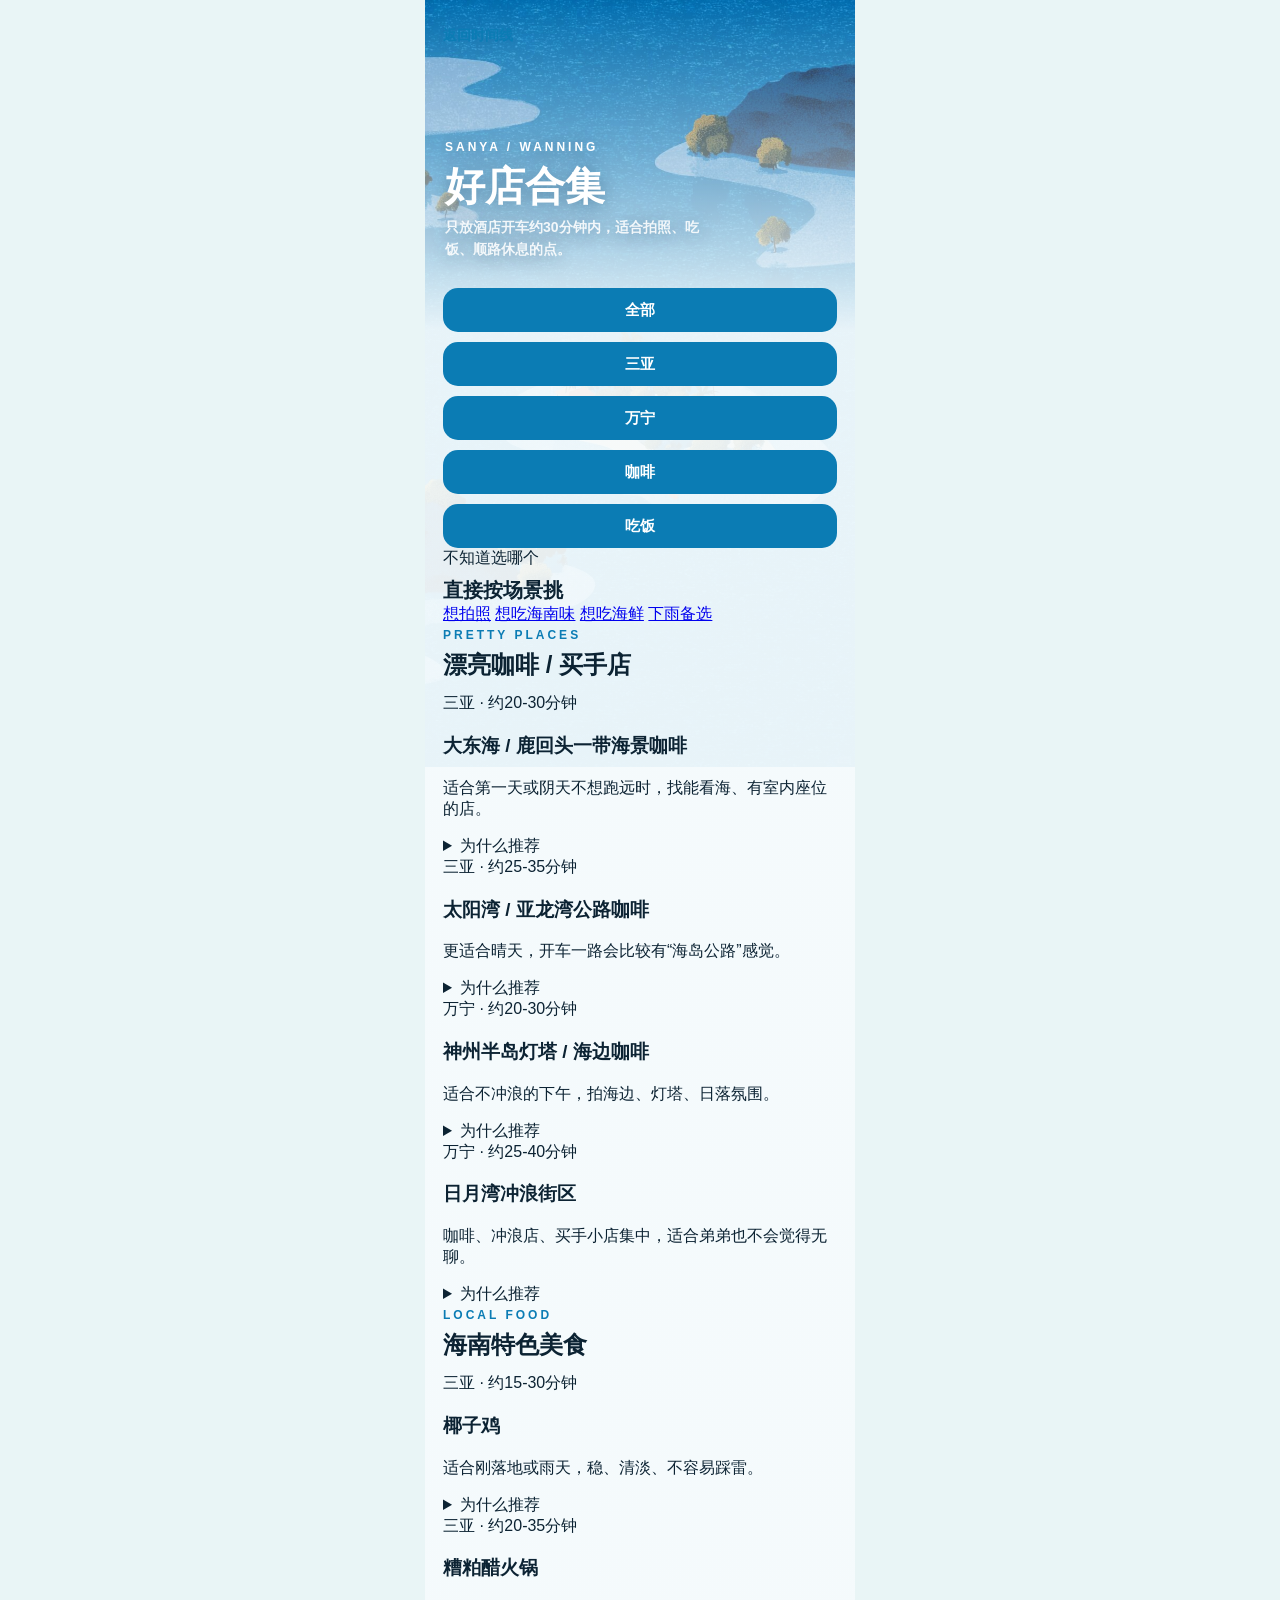
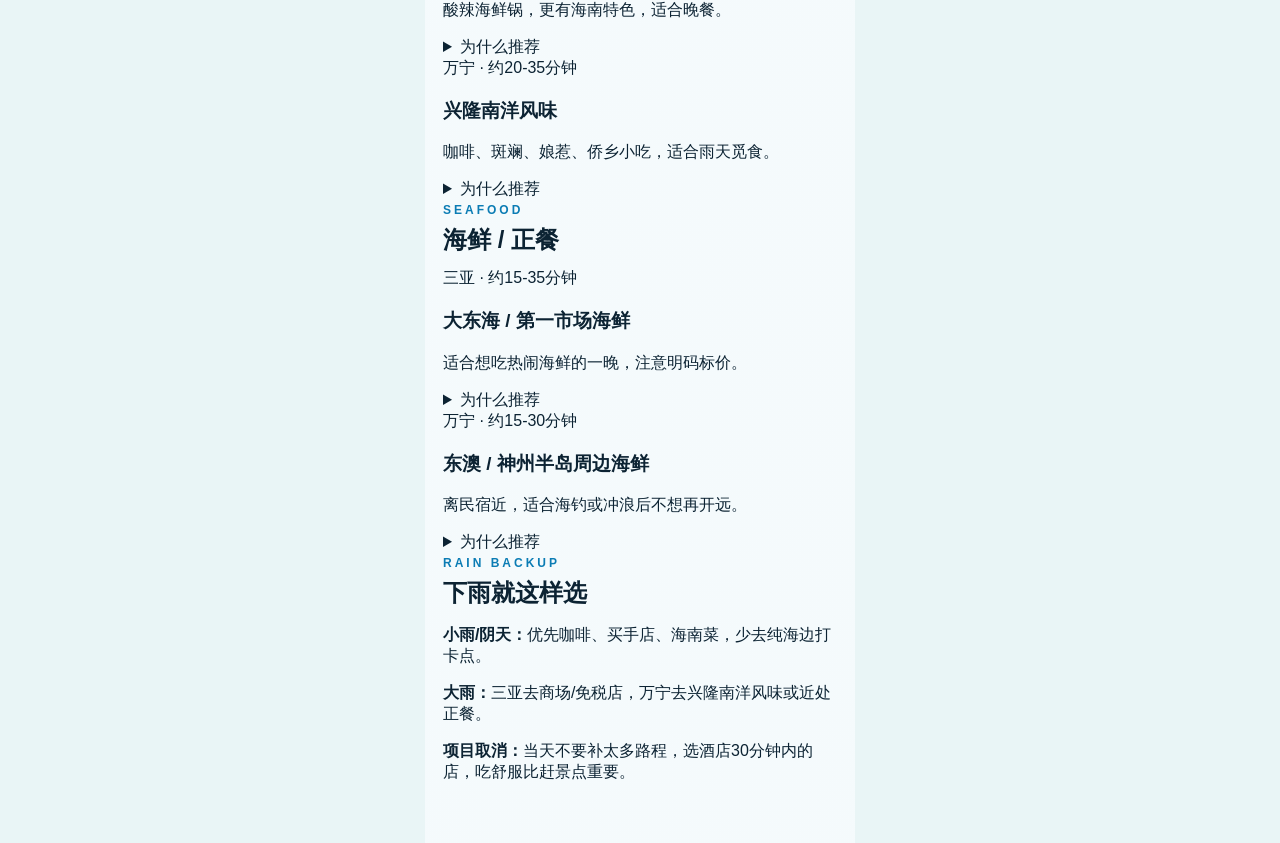
<file: preview-assistant.html>
<!doctype html>
<html lang="zh-CN">
<head>
  <meta charset="utf-8">
  <meta name="viewport" content="width=device-width, initial-scale=1">
  <meta name="theme-color" content="#0879b5">
  <link rel="manifest" href="./manifest.webmanifest">
  <title>好店合集</title>
  <link rel="stylesheet" href="./preview-subpage.css">
</head>
<body>
  <main class="subpage assistant-page">
    <a class="back" href="./index.html">返回时间线</a>

    <section class="assistant-hero spots-hero">
      <span>SANYA / WANNING</span>
      <h1>好店合集</h1>
      <p>只放酒店开车约30分钟内，适合拍照、吃饭、顺路休息的点。</p>
    </section>

    <section class="filter-bar" aria-label="筛选">
      <button class="active" data-filter="all">全部</button>
      <button data-filter="sanya">三亚</button>
      <button data-filter="wanning">万宁</button>
      <button data-filter="coffee">咖啡</button>
      <button data-filter="food">吃饭</button>
    </section>

    <section class="quick-pick">
      <span>不知道选哪个</span>
      <h2>直接按场景挑</h2>
      <div>
        <a href="#pretty">想拍照</a>
        <a href="#local">想吃海南味</a>
        <a href="#seafood">想吃海鲜</a>
        <a href="#rain">下雨备选</a>
      </div>
    </section>

    <section class="spot-section" id="pretty">
      <div class="section-title">
        <span>PRETTY PLACES</span>
        <h2>漂亮咖啡 / 买手店</h2>
      </div>
      <div class="spot-list">
        <article class="spot-card" data-tags="sanya coffee pretty rain">
          <div>
            <span>三亚 · 约20-30分钟</span>
            <h3>大东海 / 鹿回头一带海景咖啡</h3>
            <p>适合第一天或阴天不想跑远时，找能看海、有室内座位的店。</p>
          </div>
          <details>
            <summary>为什么推荐</summary>
            <p>离三亚住宿相对近，拍照成本低；不依赖整天大晴天，有一点云也能坐着看海。适合当“项目取消后的好看备胎”。</p>
            <a href="https://www.xiaohongshu.com/search_result?keyword=%E4%B8%89%E4%BA%9A%20%E5%A4%A7%E4%B8%9C%E6%B5%B7%20%E6%B5%B7%E6%99%AF%E5%92%96%E5%95%A1">搜小红书</a>
            <a href="https://uri.amap.com/search?keyword=%E4%B8%89%E4%BA%9A%20%E5%A4%A7%E4%B8%9C%E6%B5%B7%20%E6%B5%B7%E6%99%AF%E5%92%96%E5%95%A1">开地图搜</a>
          </details>
        </article>

        <article class="spot-card" data-tags="sanya coffee pretty">
          <div>
            <span>三亚 · 约25-35分钟</span>
            <h3>太阳湾 / 亚龙湾公路咖啡</h3>
            <p>更适合晴天，开车一路会比较有“海岛公路”感觉。</p>
          </div>
          <details>
            <summary>为什么推荐</summary>
            <p>如果天气放晴，这类点更出片；适合把车开出去兜一圈，不安排重项目，只拍照、喝咖啡、吹风。</p>
            <a href="https://www.xiaohongshu.com/search_result?keyword=%E4%B8%89%E4%BA%9A%20%E5%A4%AA%E9%98%B3%E6%B9%BE%20%E5%92%96%E5%95%A1">搜小红书</a>
            <a href="https://uri.amap.com/search?keyword=%E4%B8%89%E4%BA%9A%20%E5%A4%AA%E9%98%B3%E6%B9%BE%20%E5%92%96%E5%95%A1">开地图搜</a>
          </details>
        </article>

        <article class="spot-card" data-tags="wanning coffee pretty">
          <div>
            <span>万宁 · 约20-30分钟</span>
            <h3>神州半岛灯塔 / 海边咖啡</h3>
            <p>适合不冲浪的下午，拍海边、灯塔、日落氛围。</p>
          </div>
          <details>
            <summary>为什么推荐</summary>
            <p>比日月湾更像度假散步点，适合三个人都不想费劲但想出门看海的时候。尽量傍晚去，光线更柔。</p>
            <a href="https://www.xiaohongshu.com/search_result?keyword=%E4%B8%87%E5%AE%81%20%E7%A5%9E%E5%B7%9E%E5%8D%8A%E5%B2%9B%20%E7%81%AF%E5%A1%94%20%E5%92%96%E5%95%A1">搜小红书</a>
            <a href="https://uri.amap.com/search?keyword=%E4%B8%87%E5%AE%81%20%E7%A5%9E%E5%B7%9E%E5%8D%8A%E5%B2%9B%20%E7%81%AF%E5%A1%94">开地图搜</a>
          </details>
        </article>

        <article class="spot-card" data-tags="wanning coffee pretty">
          <div>
            <span>万宁 · 约25-40分钟</span>
            <h3>日月湾冲浪街区</h3>
            <p>咖啡、冲浪店、买手小店集中，适合弟弟也不会觉得无聊。</p>
          </div>
          <details>
            <summary>为什么推荐</summary>
            <p>这类街区比单纯咖啡店更有逛头，适合冲浪前后顺路。缺点是热门时间可能停车麻烦，雨大时体验会下降。</p>
            <a href="https://www.xiaohongshu.com/search_result?keyword=%E4%B8%87%E5%AE%81%20%E6%97%A5%E6%9C%88%E6%B9%BE%20%E5%86%B2%E6%B5%AA%E8%A1%97%20%E5%92%96%E5%95%A1">搜小红书</a>
            <a href="https://uri.amap.com/search?keyword=%E4%B8%87%E5%AE%81%20%E6%97%A5%E6%9C%88%E6%B9%BE%20%E5%92%96%E5%95%A1">开地图搜</a>
          </details>
        </article>
      </div>
    </section>

    <section class="spot-section" id="local">
      <div class="section-title">
        <span>LOCAL FOOD</span>
        <h2>海南特色美食</h2>
      </div>
      <div class="spot-list">
        <article class="spot-card" data-tags="sanya food local rain">
          <div>
            <span>三亚 · 约15-30分钟</span>
            <h3>椰子鸡</h3>
            <p>适合刚落地或雨天，稳、清淡、不容易踩雷。</p>
          </div>
          <details>
            <summary>为什么推荐</summary>
            <p>三个人出门第一餐很适合椰子鸡：口味接受度高，也比较适合旅行刚开始不想吃太重。优先选评分稳定、停车方便的分店。</p>
            <a href="https://www.xiaohongshu.com/search_result?keyword=%E4%B8%89%E4%BA%9A%20%E6%A4%B0%E5%AD%90%E9%B8%A1%20%E5%A4%A7%E4%B8%9C%E6%B5%B7">搜小红书</a>
            <a href="https://uri.amap.com/search?keyword=%E4%B8%89%E4%BA%9A%20%E6%A4%B0%E5%AD%90%E9%B8%A1">开地图搜</a>
          </details>
        </article>

        <article class="spot-card" data-tags="sanya food local">
          <div>
            <span>三亚 · 约20-35分钟</span>
            <h3>糟粕醋火锅</h3>
            <p>酸辣海鲜锅，更有海南特色，适合晚餐。</p>
          </div>
          <details>
            <summary>为什么推荐</summary>
            <p>比椰子鸡更有记忆点，适合想吃“来海南才吃这个”的一餐。注意酸辣口，弟弟如果不爱酸可以点双拼/鸳鸯。</p>
            <a href="https://www.xiaohongshu.com/search_result?keyword=%E4%B8%89%E4%BA%9A%20%E7%B3%9F%E7%B2%95%E9%86%8B%20%E7%81%AB%E9%94%85">搜小红书</a>
            <a href="https://uri.amap.com/search?keyword=%E4%B8%89%E4%BA%9A%20%E7%B3%9F%E7%B2%95%E9%86%8B">开地图搜</a>
          </details>
        </article>

        <article class="spot-card" data-tags="wanning food local rain">
          <div>
            <span>万宁 · 约20-35分钟</span>
            <h3>兴隆南洋风味</h3>
            <p>咖啡、斑斓、娘惹、侨乡小吃，适合雨天觅食。</p>
          </div>
          <details>
            <summary>为什么推荐</summary>
            <p>万宁不只看海，兴隆这一类南洋风味更有地方感。适合天气不够好时，把“出片”换成“吃得有记忆点”。</p>
            <a href="https://www.xiaohongshu.com/search_result?keyword=%E4%B8%87%E5%AE%81%20%E5%85%B4%E9%9A%86%20%E5%8D%97%E6%B4%8B%E9%A3%8E%E5%91%B3">搜小红书</a>
            <a href="https://uri.amap.com/search?keyword=%E4%B8%87%E5%AE%81%20%E5%85%B4%E9%9A%86%20%E5%8D%97%E6%B4%8B%E9%A3%8E%E5%91%B3">开地图搜</a>
          </details>
        </article>
      </div>
    </section>

    <section class="spot-section" id="seafood">
      <div class="section-title">
        <span>SEAFOOD</span>
        <h2>海鲜 / 正餐</h2>
      </div>
      <div class="spot-list">
        <article class="spot-card" data-tags="sanya food seafood">
          <div>
            <span>三亚 · 约15-35分钟</span>
            <h3>大东海 / 第一市场海鲜</h3>
            <p>适合想吃热闹海鲜的一晚，注意明码标价。</p>
          </div>
          <details>
            <summary>为什么推荐</summary>
            <p>选择多、氛围热闹，但要避开拉客型店。更适合用小红书/点评交叉看近期评价，点清蒸、椒盐、蒜蓉这种稳的做法。</p>
            <a href="https://www.xiaohongshu.com/search_result?keyword=%E4%B8%89%E4%BA%9A%20%E5%A4%A7%E4%B8%9C%E6%B5%B7%20%E6%B5%B7%E9%B2%9C">搜小红书</a>
            <a href="https://uri.amap.com/search?keyword=%E4%B8%89%E4%BA%9A%20%E5%A4%A7%E4%B8%9C%E6%B5%B7%20%E6%B5%B7%E9%B2%9C">开地图搜</a>
          </details>
        </article>

        <article class="spot-card" data-tags="wanning food seafood">
          <div>
            <span>万宁 · 约15-30分钟</span>
            <h3>东澳 / 神州半岛周边海鲜</h3>
            <p>离民宿近，适合海钓或冲浪后不想再开远。</p>
          </div>
          <details>
            <summary>为什么推荐</summary>
            <p>万宁这几天住东澳，晚餐优先选近一点的海鲜店，体验会比为了网红店来回开车更舒服。重点看停车、近期评价和是否明码标价。</p>
            <a href="https://www.xiaohongshu.com/search_result?keyword=%E4%B8%87%E5%AE%81%20%E4%B8%9C%E6%BE%B3%20%E7%A5%9E%E5%B7%9E%E5%8D%8A%E5%B2%9B%20%E6%B5%B7%E9%B2%9C">搜小红书</a>
            <a href="https://uri.amap.com/search?keyword=%E4%B8%87%E5%AE%81%20%E4%B8%9C%E6%BE%B3%20%E6%B5%B7%E9%B2%9C">开地图搜</a>
          </details>
        </article>
      </div>
    </section>

    <section class="spot-section" id="rain">
      <div class="section-title">
        <span>RAIN BACKUP</span>
        <h2>下雨就这样选</h2>
      </div>
      <div class="decision-list">
        <p><b>小雨/阴天：</b>优先咖啡、买手店、海南菜，少去纯海边打卡点。</p>
        <p><b>大雨：</b>三亚去商场/免税店，万宁去兴隆南洋风味或近处正餐。</p>
        <p><b>项目取消：</b>当天不要补太多路程，选酒店30分钟内的店，吃舒服比赶景点重要。</p>
      </div>
    </section>
  </main>

  <script>
    const buttons = document.querySelectorAll('.filter-bar button')
    const cards = document.querySelectorAll('.spot-card')
    buttons.forEach(button => {
      button.addEventListener('click', () => {
        buttons.forEach(item => item.classList.remove('active'))
        button.classList.add('active')
        const filter = button.dataset.filter
        cards.forEach(card => {
          card.hidden = filter !== 'all' && !card.dataset.tags.includes(filter)
        })
      })
    })
  </script>
</body>
</html>
</file>
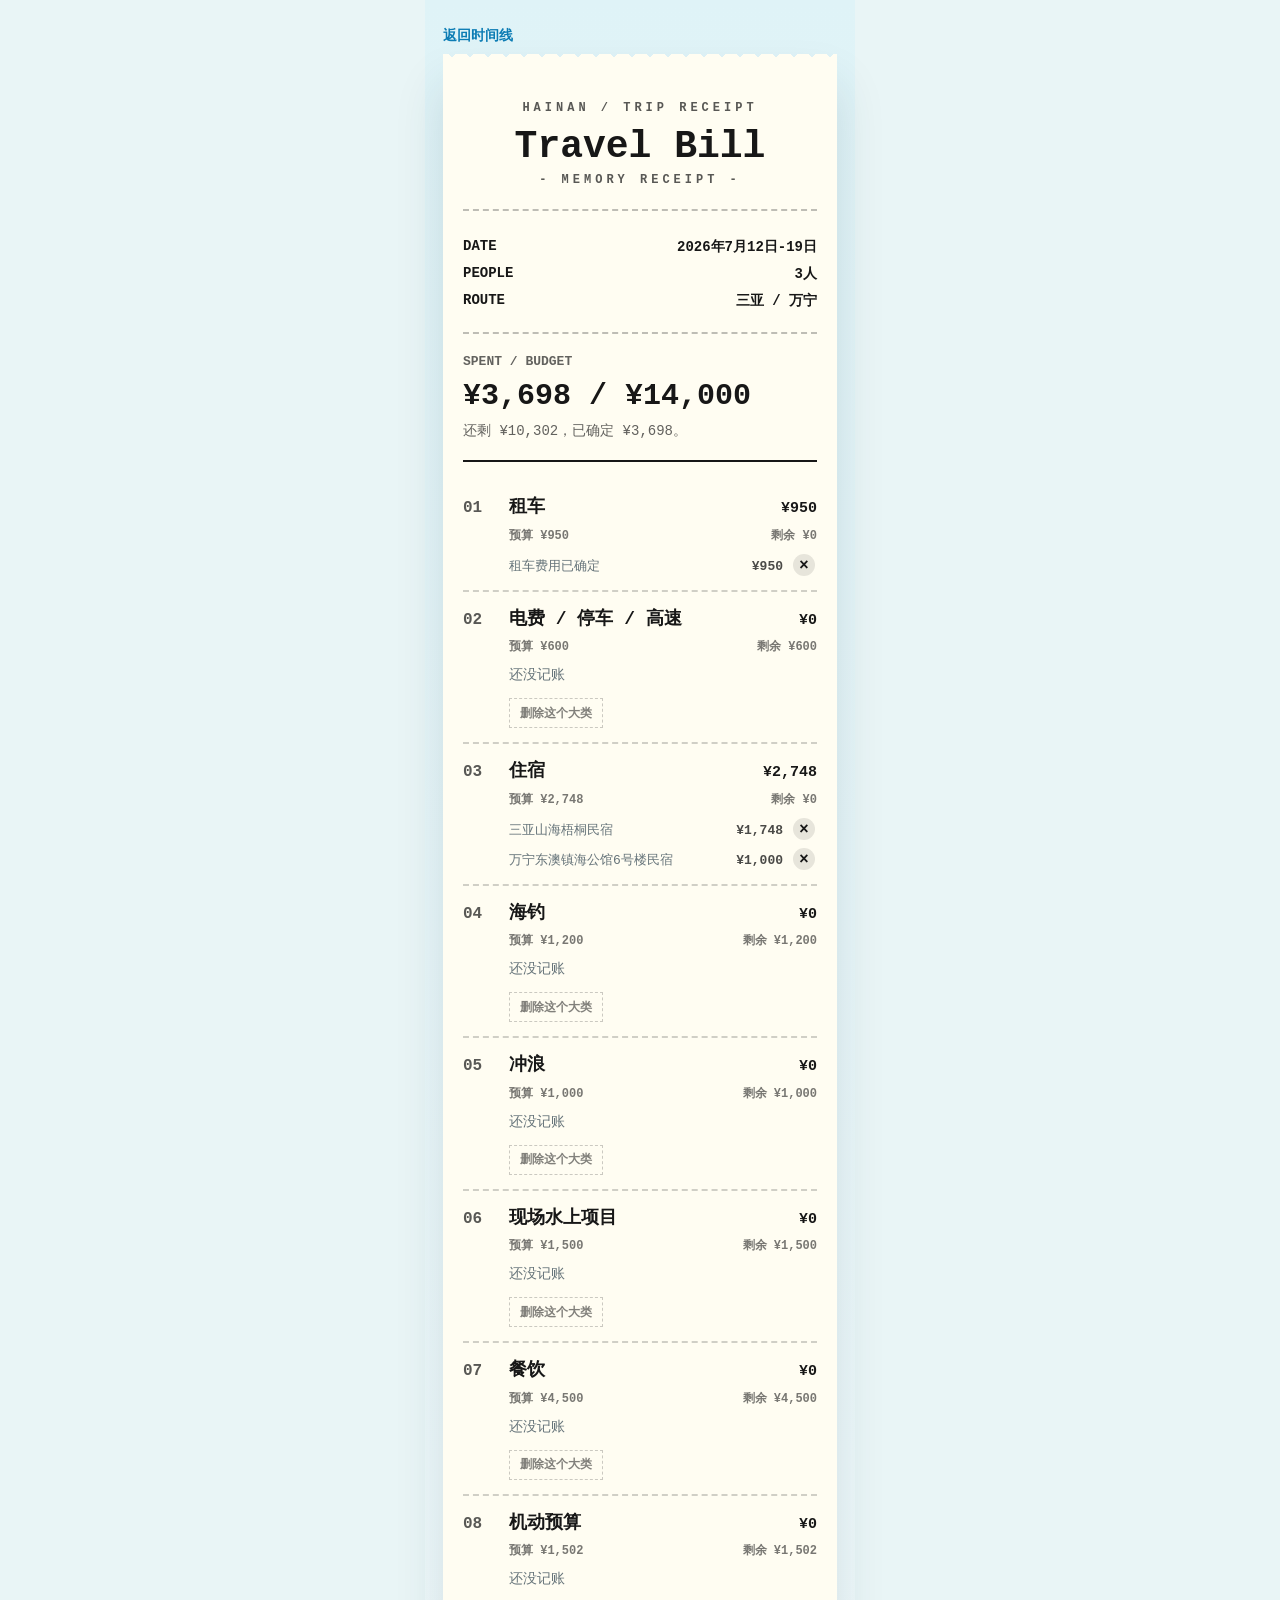
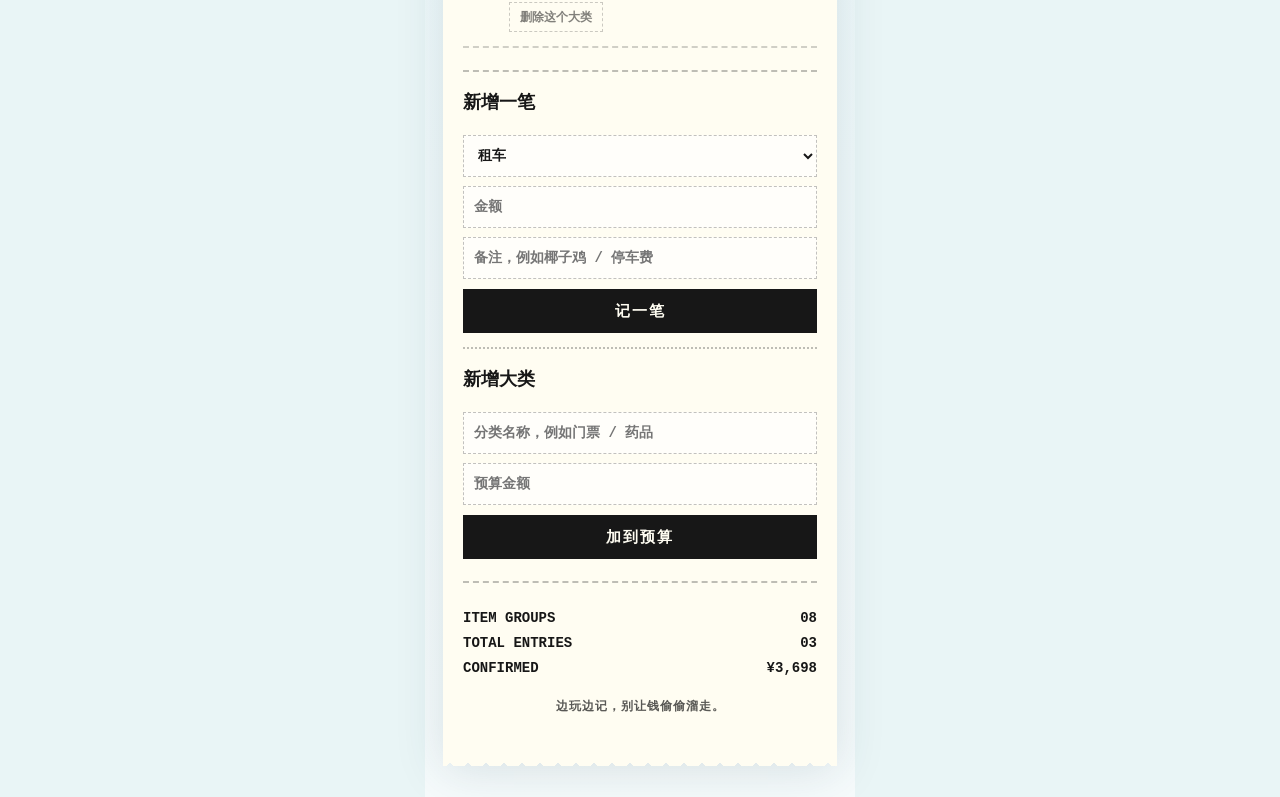
<file: preview-budget.html>
<!doctype html>
<html lang="zh-CN">
<head>
  <meta charset="utf-8">
  <meta name="viewport" content="width=device-width, initial-scale=1">
  <meta name="theme-color" content="#0879b5">
  <link rel="manifest" href="./manifest.webmanifest">
  <title>旅行预算</title>
  <link rel="stylesheet" href="./preview-subpage.css">
</head>
<body>
  <main class="subpage">
    <a class="back" href="./index.html">返回时间线</a>
    <section class="receipt">
      <div class="receipt-head">
        <span>HAINAN / TRIP RECEIPT</span>
        <h1>Travel Bill</h1>
        <p>- MEMORY RECEIPT -</p>
      </div>

      <section class="receipt-meta">
        <div><span>DATE</span><b>2026年7月12日-19日</b></div>
        <div><span>PEOPLE</span><b>3人</b></div>
        <div><span>ROUTE</span><b>三亚 / 万宁</b></div>
      </section>

      <section class="budget-hero">
        <span>SPENT / BUDGET</span>
        <strong id="budgetTotal">¥0 / ¥0</strong>
        <p id="budgetHint">开始记录每一笔花费。</p>
      </section>

      <section id="budgetList"></section>

      <section class="add-panel">
        <h2>新增一笔</h2>
        <select id="entryCategory"></select>
        <input id="entryAmount" type="number" placeholder="金额">
        <input id="entryNote" placeholder="备注，例如椰子鸡 / 停车费">
        <button id="addEntry">记一笔</button>
      </section>

      <section class="add-panel add-group-panel">
        <h2>新增大类</h2>
        <input id="groupName" placeholder="分类名称，例如门票 / 药品">
        <input id="groupPlan" type="number" placeholder="预算金额">
        <button id="addGroup">加到预算</button>
      </section>

      <section class="receipt-foot">
        <div><span>ITEM GROUPS</span><b id="groupCount">0</b></div>
        <div><span>TOTAL ENTRIES</span><b id="entryCount">0</b></div>
        <div><span>CONFIRMED</span><b id="confirmedTotal">¥0</b></div>
        <p>边玩边记，别让钱偷偷溜走。</p>
      </section>
    </section>
  </main>
  <script src="./preview-budget.js"></script>
</body>
</html>
</file>
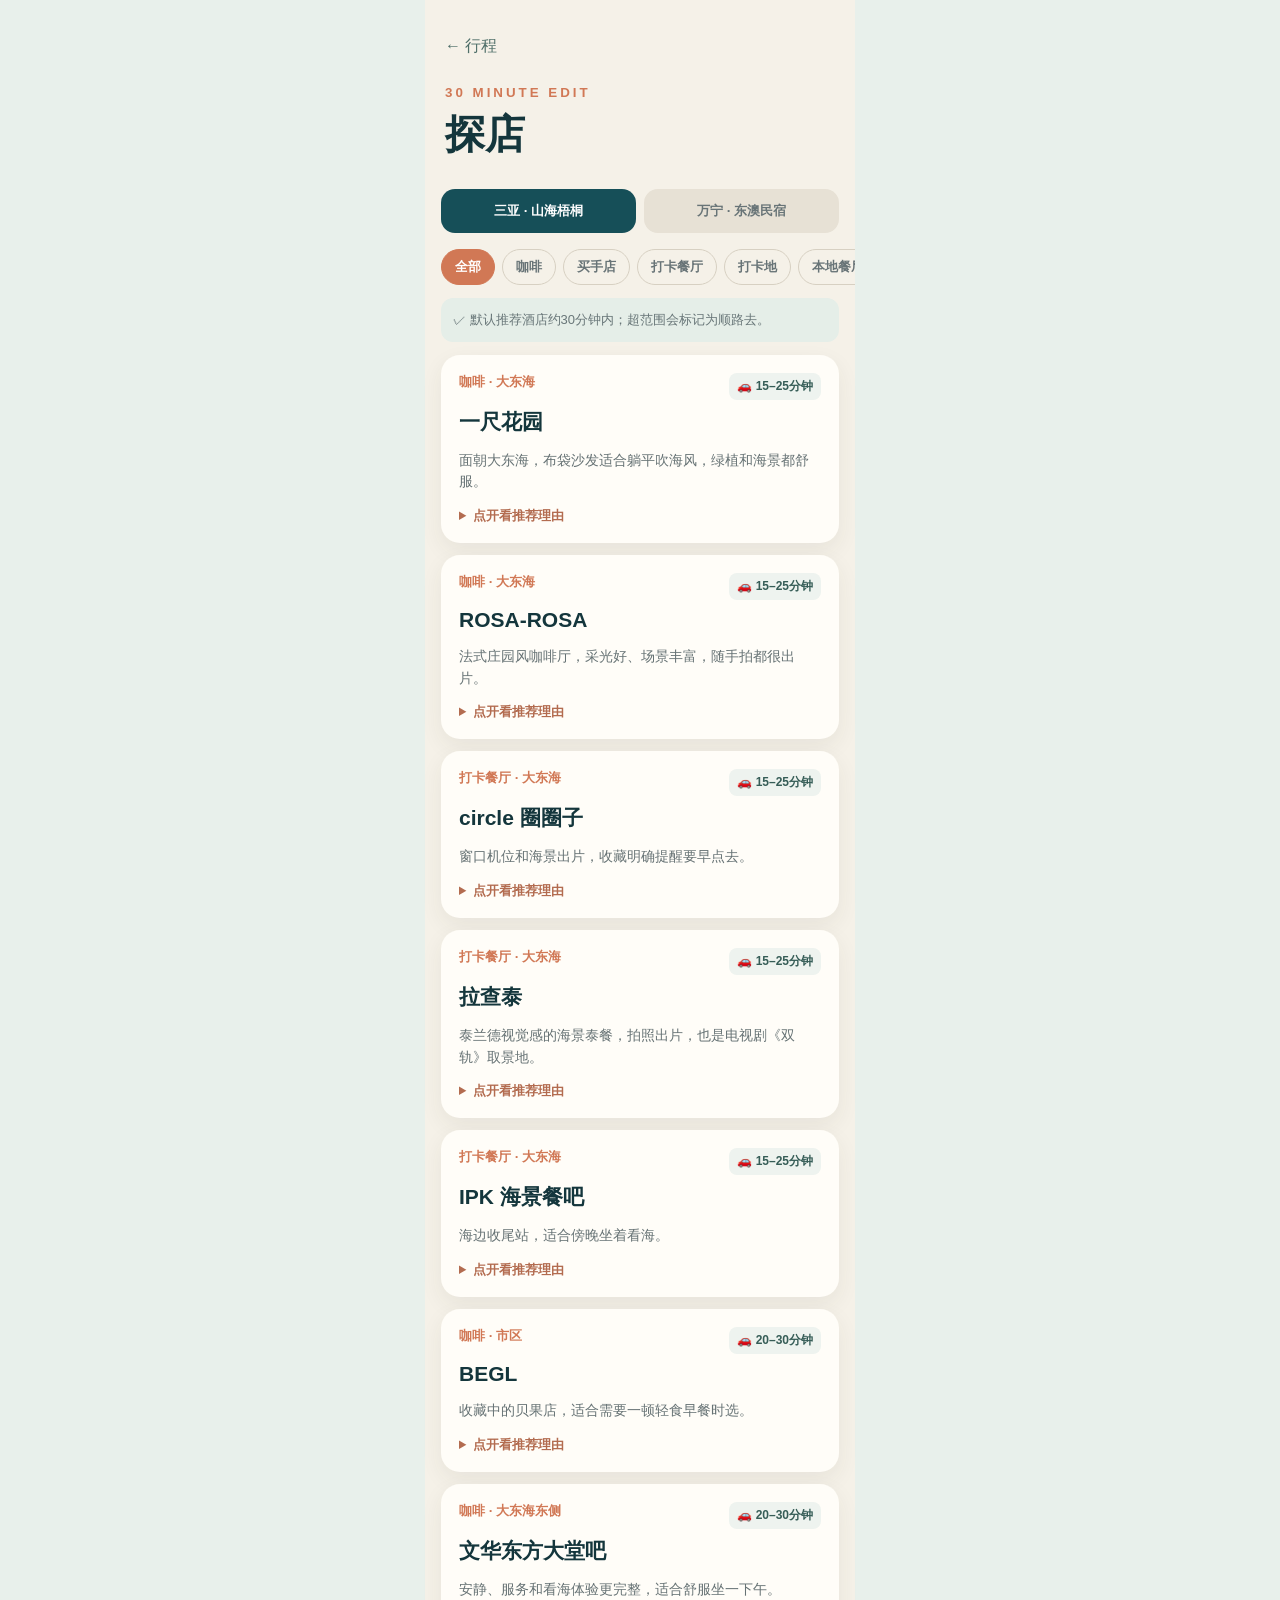
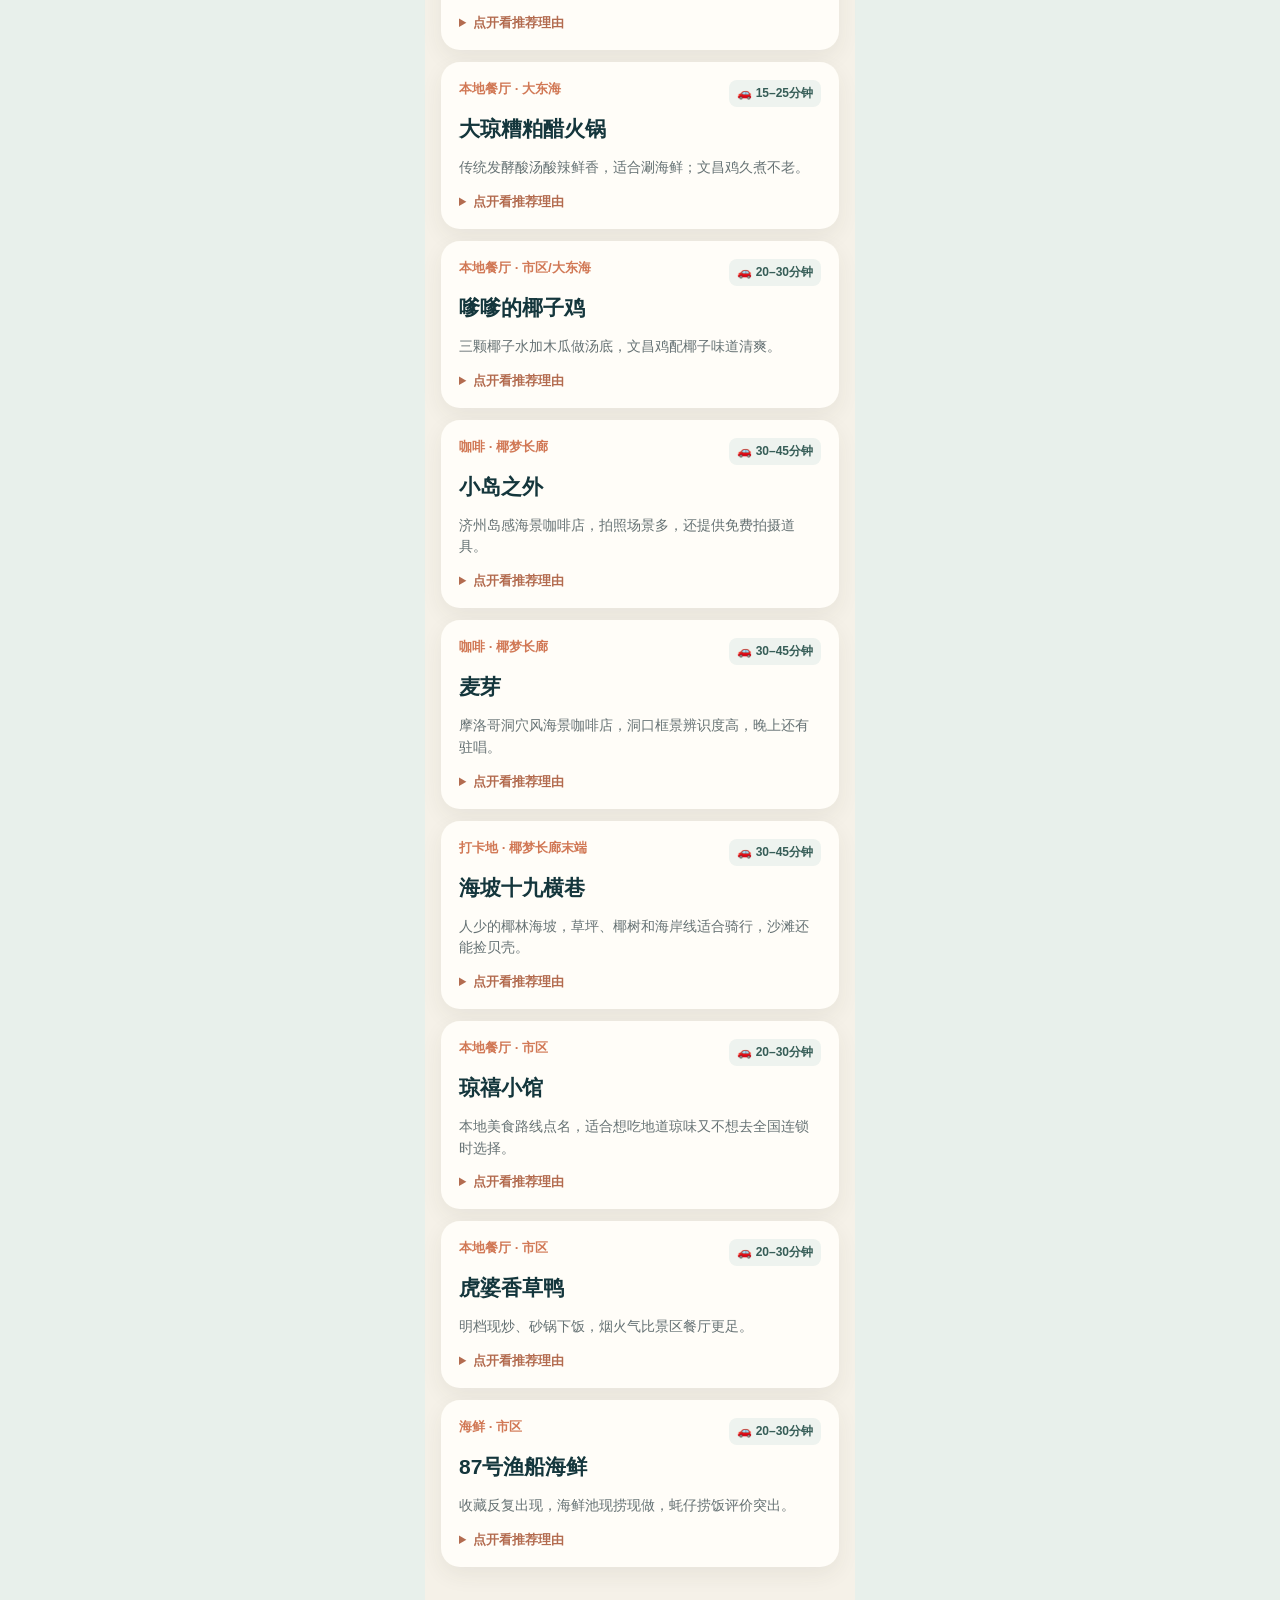
<file: preview-places.html>
<!doctype html><html lang="zh-CN"><head><meta charset="utf-8"><meta name="viewport" content="width=device-width,initial-scale=1"><title>探店</title><link rel="stylesheet" href="./preview-places.css"></head><body><main><header><a href="./preview.html">← 行程</a><small>30 MINUTE EDIT</small><h1>探店</h1></header><nav id="cities"></nav><div id="types"></div><p class="notice">✓ 默认推荐酒店约30分钟内；超范围会标记为顺路去。</p><section id="list"></section></main><script src="./preview-places.js"></script></body></html>
</file>
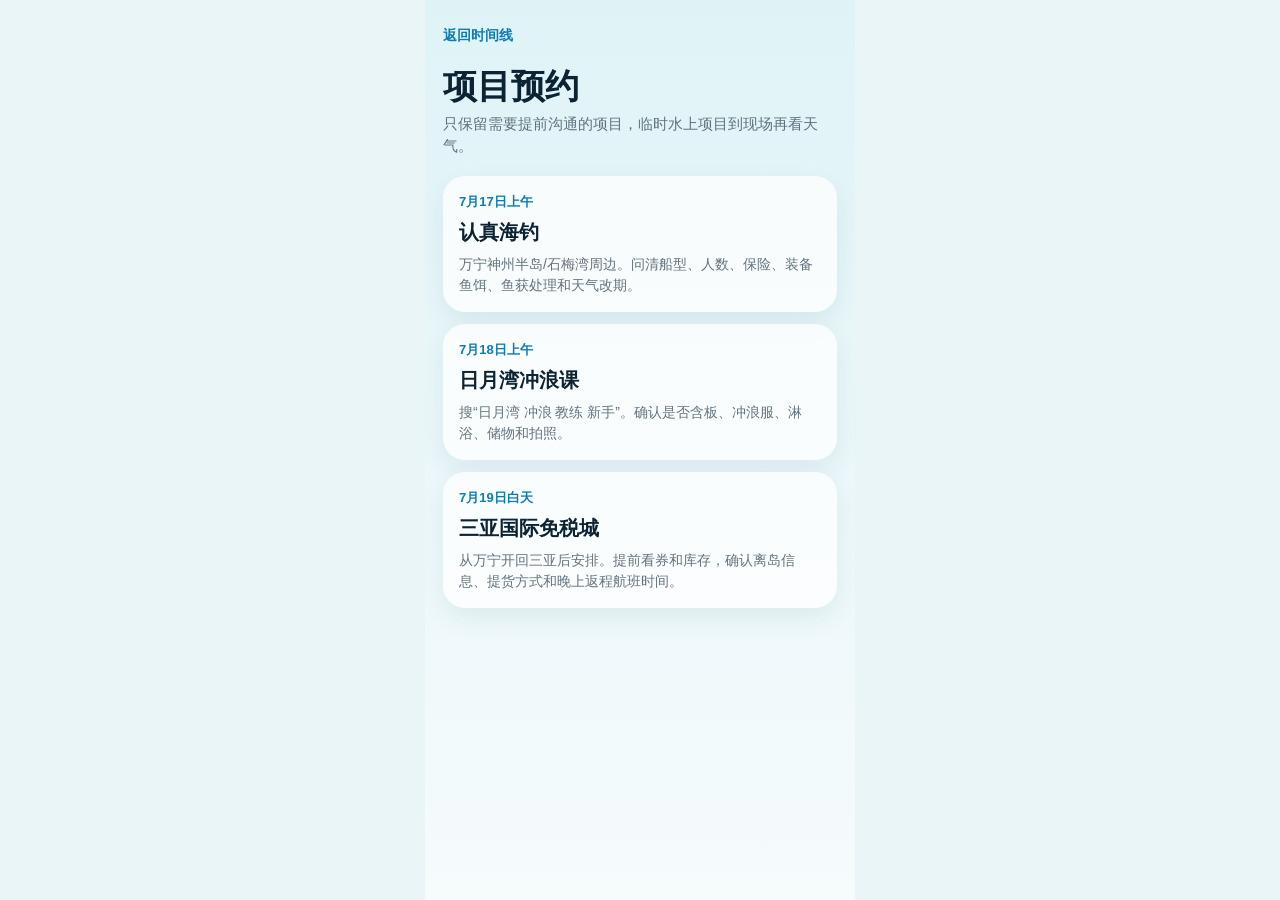
<file: preview-reservation.html>
<!doctype html>
<html lang="zh-CN">
<head>
  <meta charset="utf-8">
  <meta name="viewport" content="width=device-width, initial-scale=1">
  <meta name="theme-color" content="#0879b5">
  <link rel="manifest" href="./manifest.webmanifest">
  <title>项目预约</title>
  <link rel="stylesheet" href="./preview-subpage.css">
</head>
<body>
  <main class="subpage">
    <a class="back" href="./index.html">返回时间线</a>
    <h1>项目预约</h1>
    <p class="lead">只保留需要提前沟通的项目，临时水上项目到现场再看天气。</p>
    <section class="panel">
      <article>
        <span>7月17日上午</span>
        <h2>认真海钓</h2>
        <p>万宁神州半岛/石梅湾周边。问清船型、人数、保险、装备鱼饵、鱼获处理和天气改期。</p>
      </article>
      <article>
        <span>7月18日上午</span>
        <h2>日月湾冲浪课</h2>
        <p>搜“日月湾 冲浪 教练 新手”。确认是否含板、冲浪服、淋浴、储物和拍照。</p>
      </article>
      <article>
        <span>7月19日白天</span>
        <h2>三亚国际免税城</h2>
        <p>从万宁开回三亚后安排。提前看券和库存，确认离岛信息、提货方式和晚上返程航班时间。</p>
      </article>
    </section>
  </main>
</body>
</html>
</file>
<file: preview-subpage.css>
* {
  box-sizing: border-box;
}

body {
  margin: 0;
  min-height: 100vh;
  display: grid;
  place-items: center;
  background: #e9f5f6;
  font-family: -apple-system, BlinkMacSystemFont, "Helvetica Neue", Arial, sans-serif;
  color: #0c2333;
}

.subpage {
  width: min(430px, 100vw);
  min-height: 100vh;
  padding: 26px 18px 44px;
  background: linear-gradient(180deg, #dff3f7, #f6fbfc);
}

.back {
  display: inline-block;
  color: #0b7cb4;
  font-size: 14px;
  font-weight: 800;
  text-decoration: none;
}

h1 {
  margin: 24px 0 8px;
  font-size: 34px;
  line-height: 1.05;
}

.lead {
  margin: 0 0 18px;
  color: rgba(14, 37, 53, 0.62);
  font-size: 15px;
  line-height: 1.5;
}

.panel article,
.budget-row,
.budget-hero,
.add-panel {
  margin-bottom: 12px;
  padding: 16px;
  border-radius: 22px;
  background: rgba(255, 255, 255, 0.76);
  box-shadow: 0 10px 26px rgba(18, 72, 99, 0.08);
}

.panel span,
.budget-hero span {
  color: #0b7cb4;
  font-size: 13px;
  font-weight: 900;
}

h2,
.budget-row h2 {
  margin: 8px 0 0;
  font-size: 20px;
}

.panel p,
.budget-row p,
.budget-hero p {
  margin: 8px 0 0;
  color: rgba(14, 37, 53, 0.64);
  font-size: 14px;
  line-height: 1.5;
}

.budget-hero {
  background: linear-gradient(145deg, #0b7cb4, #0b4f86);
  color: #fff;
}

.budget-hero span,
.budget-hero p {
  color: rgba(255, 255, 255, 0.74);
}

.budget-hero strong {
  display: block;
  margin-top: 8px;
  font-size: 32px;
}

.budget-row input,
.add-panel input {
  width: 100%;
  height: 42px;
  margin-top: 9px;
  padding: 0 12px;
  border: 0;
  border-radius: 14px;
  background: rgba(11, 124, 180, 0.08);
  color: #0c2333;
  font-size: 16px;
  font-weight: 750;
}

button {
  width: 100%;
  height: 44px;
  margin-top: 10px;
  border: 0;
  border-radius: 15px;
  background: #0b7cb4;
  color: #fff;
  font-size: 15px;
  font-weight: 900;
}

.receipt {
  position: relative;
  margin-top: 22px;
  padding: 34px 20px 28px;
  background: #fffdf2;
  color: #171717;
  font-family: "Courier New", "Menlo", monospace;
  box-shadow: 0 18px 46px rgba(25, 65, 75, 0.14);
}

.receipt::before,
.receipt::after {
  content: "";
  position: absolute;
  left: 0;
  width: 100%;
  height: 14px;
  background:
    linear-gradient(135deg, transparent 9px, #fffdf2 0) 0 0 / 18px 14px repeat-x,
    linear-gradient(225deg, transparent 9px, #fffdf2 0) 0 0 / 18px 14px repeat-x;
}

.receipt::before {
  top: -13px;
}

.receipt::after {
  bottom: -13px;
  transform: rotate(180deg);
}

.receipt-head {
  text-align: center;
}

.receipt-head span,
.receipt-head p,
.receipt-foot p {
  display: block;
  margin: 0;
  color: rgba(23, 23, 23, 0.72);
  font-size: 12px;
  font-weight: 800;
  letter-spacing: 4px;
}

.receipt-head h1 {
  margin: 14px 0 8px;
  color: #171717;
  font-family: "Courier New", "Menlo", monospace;
  font-size: 38px;
  line-height: 0.95;
  letter-spacing: 0;
}

.receipt-meta,
.budget-hero,
.receipt-foot {
  margin-top: 22px;
  padding-top: 18px;
  border-top: 2px dashed rgba(23, 23, 23, 0.28);
}

.receipt-meta div,
.receipt-foot div {
  display: flex;
  justify-content: space-between;
  gap: 12px;
  margin-top: 9px;
  color: #171717;
  font-size: 14px;
}

.receipt-meta span,
.receipt-foot span {
  font-weight: 800;
}

.receipt-meta b,
.receipt-foot b {
  text-align: right;
}

.receipt .budget-hero {
  margin-bottom: 18px;
  padding: 18px 0;
  border-bottom: 2px solid #171717;
  border-radius: 0;
  background: transparent;
  box-shadow: none;
  color: #171717;
}

.receipt .budget-hero span,
.receipt .budget-hero p {
  color: rgba(23, 23, 23, 0.68);
}

.receipt .budget-hero strong {
  margin-top: 10px;
  font-size: 30px;
  line-height: 1.1;
}

.receipt .budget-row {
  margin: 0;
  padding: 16px 0 14px;
  border-bottom: 2px dashed rgba(23, 23, 23, 0.2);
  border-radius: 0;
  background: transparent;
  box-shadow: none;
}

.receipt-line,
.budget-subline,
.entry-item {
  display: grid;
  grid-template-columns: 36px 1fr auto;
  gap: 10px;
  align-items: baseline;
}

.receipt-line span {
  color: rgba(23, 23, 23, 0.72);
  font-weight: 800;
}

.receipt-line h2 {
  margin: 0;
  color: #171717;
  font-family: "Courier New", "Menlo", monospace;
  font-size: 18px;
  line-height: 1.25;
}

.receipt-line b {
  color: #171717;
  font-size: 15px;
}

.budget-subline {
  grid-template-columns: 1fr auto;
  margin: 8px 0 0 46px;
  color: rgba(23, 23, 23, 0.58);
  font-size: 12px;
  font-weight: 800;
}

.entry-list {
  margin: 10px 0 0 46px;
}

.entry-item {
  grid-template-columns: 1fr auto 24px;
  margin-top: 8px;
  color: rgba(23, 23, 23, 0.78);
}

.entry-item p,
.empty-entry {
  margin: 0;
  font-size: 13px;
  line-height: 1.35;
}

.entry-item strong {
  font-size: 13px;
}

.entry-item button {
  width: 22px;
  height: 22px;
  margin: 0;
  border-radius: 999px;
  background: rgba(23, 23, 23, 0.1);
  color: #171717;
  font-size: 16px;
  line-height: 1;
}

.delete-group {
  width: auto;
  height: 30px;
  margin: 12px 0 0 46px;
  padding: 0 10px;
  border: 1px dashed rgba(23, 23, 23, 0.22);
  border-radius: 0;
  background: transparent;
  color: rgba(23, 23, 23, 0.54);
  font-family: "Courier New", "Menlo", monospace;
  font-size: 12px;
  font-weight: 800;
}

.empty-entry {
  color: rgba(23, 23, 23, 0.42);
}

.receipt .add-panel {
  margin: 22px 0 0;
  padding: 18px 0 0;
  border-top: 2px dashed rgba(23, 23, 23, 0.28);
  border-radius: 0;
  background: transparent;
  box-shadow: none;
}

.receipt .add-group-panel {
  margin-top: 14px;
  border-top-style: dotted;
}

.receipt .add-panel h2 {
  margin: 0 0 12px;
  color: #171717;
  font-family: "Courier New", "Menlo", monospace;
  font-size: 18px;
}

.receipt .add-panel input,
.receipt .add-panel select {
  width: 100%;
  height: 42px;
  margin-top: 9px;
  padding: 0 10px;
  border: 1px dashed rgba(23, 23, 23, 0.26);
  border-radius: 0;
  background: rgba(255, 255, 255, 0.62);
  color: #171717;
  font-family: "Courier New", "Menlo", monospace;
  font-size: 14px;
  font-weight: 800;
}

.receipt .add-panel button {
  border-radius: 0;
  background: #171717;
  color: #fffdf2;
  font-family: "Courier New", "Menlo", monospace;
  letter-spacing: 2px;
}

.receipt-foot {
  padding-bottom: 10px;
}

.receipt-foot p {
  margin-top: 22px;
  text-align: center;
  letter-spacing: 1px;
}

.assistant-page {
  background:
    linear-gradient(180deg, rgba(5, 67, 103, 0.2), rgba(246, 251, 252, 0.94) 330px),
    url("./assets/island-illustration-bg.jpeg") center top / 100% auto no-repeat,
    #e3f4f7;
}

.assistant-hero {
  min-height: 230px;
  padding: 92px 2px 18px;
  color: #fff;
  text-shadow: 0 3px 18px rgba(0, 40, 68, 0.36);
}

.assistant-hero span,
.section-title span {
  font-size: 12px;
  font-weight: 900;
  letter-spacing: 3px;
}

.assistant-hero h1 {
  margin: 10px 0 0;
  color: #fff;
  font-size: 40px;
}

.assistant-hero p {
  max-width: 270px;
  margin: 10px 0 0;
  color: rgba(255, 255, 255, 0.88);
  font-size: 14px;
  line-height: 1.55;
  font-weight: 700;
}

.today-strip,
.assistant-section {
  margin-top: 14px;
  padding: 16px;
  border: 1px solid rgba(255, 255, 255, 0.7);
  border-radius: 24px;
  background: rgba(255, 255, 255, 0.62);
  box-shadow: 0 16px 34px rgba(25, 65, 75, 0.1);
  backdrop-filter: blur(14px);
}

.today-strip {
  display: grid;
  grid-template-columns: 1fr 82px;
  gap: 12px;
  align-items: center;
}

.today-strip span {
  color: #0b7cb4;
  font-size: 12px;
  font-weight: 900;
}

.today-strip h2 {
  margin: 5px 0 0;
  font-size: 19px;
  line-height: 1.25;
}

.today-strip p {
  margin: 7px 0 0;
  color: rgba(14, 37, 53, 0.62);
  font-size: 13px;
  line-height: 1.45;
}

.today-strip a {
  display: grid;
  min-height: 72px;
  place-items: center;
  border-radius: 18px;
  background: #101d2b;
  color: #fff;
  font-size: 14px;
  font-weight: 900;
  text-decoration: none;
}

.section-title {
  margin-bottom: 12px;
}

.section-title span {
  color: #0b7cb4;
}

.section-title h2 {
  margin: 6px 0 0;
  font-size: 24px;
}

.place-list {
  display: grid;
  grid-template-columns: 1fr 1fr;
  gap: 10px;
}

.place-list a {
  min-height: 94px;
  padding: 13px;
  border: 1px dashed rgba(8, 96, 137, 0.24);
  border-radius: 18px;
  background: rgba(255, 255, 255, 0.38);
  color: #0c2333;
  text-decoration: none;
}

.place-list b,
.place-list span {
  display: block;
}

.place-list b {
  font-size: 16px;
}

.place-list span {
  margin-top: 8px;
  color: rgba(14, 37, 53, 0.58);
  font-size: 12px;
  line-height: 1.35;
}

.order-stack article {
  padding: 14px 0;
  border-top: 1px dashed rgba(8, 96, 137, 0.24);
}

.order-stack article:first-child {
  padding-top: 0;
  border-top: 0;
}

.order-stack span {
  color: #0b7cb4;
  font-size: 12px;
  font-weight: 900;
}

.order-stack h3 {
  margin-top: 5px;
  font-size: 18px;
}

.order-stack p,
.rain-list p,
.role-list p {
  margin: 7px 0 0;
  color: rgba(14, 37, 53, 0.66);
  font-size: 13px;
  line-height: 1.5;
}

.check-grid {
  display: grid;
  grid-template-columns: 1fr 1fr;
  gap: 9px;
}

.check-grid label {
  min-height: 44px;
  display: flex;
  align-items: center;
  gap: 8px;
  padding: 0 10px;
  border-radius: 14px;
  background: rgba(255, 255, 255, 0.4);
  color: rgba(14, 37, 53, 0.78);
  font-size: 14px;
  font-weight: 750;
}

.check-grid input {
  width: 18px;
  height: 18px;
  accent-color: #0b7cb4;
}

.rain-list,
.role-list {
  padding: 2px 0 0;
}
</file>
<file: preview-places.css>
*{box-sizing:border-box}body{margin:0;background:#e8f0eb;color:#14363c;font-family:-apple-system,BlinkMacSystemFont,"Helvetica Neue",Arial,sans-serif}main{width:min(430px,100%);min-height:100vh;margin:auto;padding:26px 16px 50px;background:#f5f1e8}header{padding:10px 4px 20px}header a{color:#4f6f69;text-decoration:none}header small{display:block;margin-top:28px;color:#d17855;font-weight:800;letter-spacing:3px}h1{margin:7px 0;font-size:40px}header p,.notice{color:#687678;line-height:1.5}nav{display:grid;grid-template-columns:1fr 1fr;gap:8px}button{border:0;border-radius:14px;padding:13px;background:#e7e1d5;color:#687477;font-weight:750}button.on{background:#164f58;color:white}#types{display:flex;gap:7px;margin:16px -16px 0;padding:0 16px;overflow:auto}.chip{flex:none;padding:8px 13px;border:1px solid #d7d0c2;border-radius:99px;background:transparent}.chip.on{border-color:#d17855;background:#d17855}.notice{padding:12px;border-radius:12px;background:#e5eee8;font-size:13px}article{margin-top:12px;padding:18px;border-radius:19px;background:#fffdf8;box-shadow:0 8px 22px rgba(59,53,41,.07)}article>div{display:flex;justify-content:space-between;color:#d17855;font-weight:750}article b{padding:5px 8px;border-radius:8px;background:#eef3ef;color:#365d57;font-size:12px}h2{margin:8px 0;font-size:21px}article p{color:#667274;font-size:14px;line-height:1.55}summary{color:#b36c50;font-size:13px;font-weight:800;cursor:pointer}h3{margin:14px 0 2px;font-size:14px}
</file>
